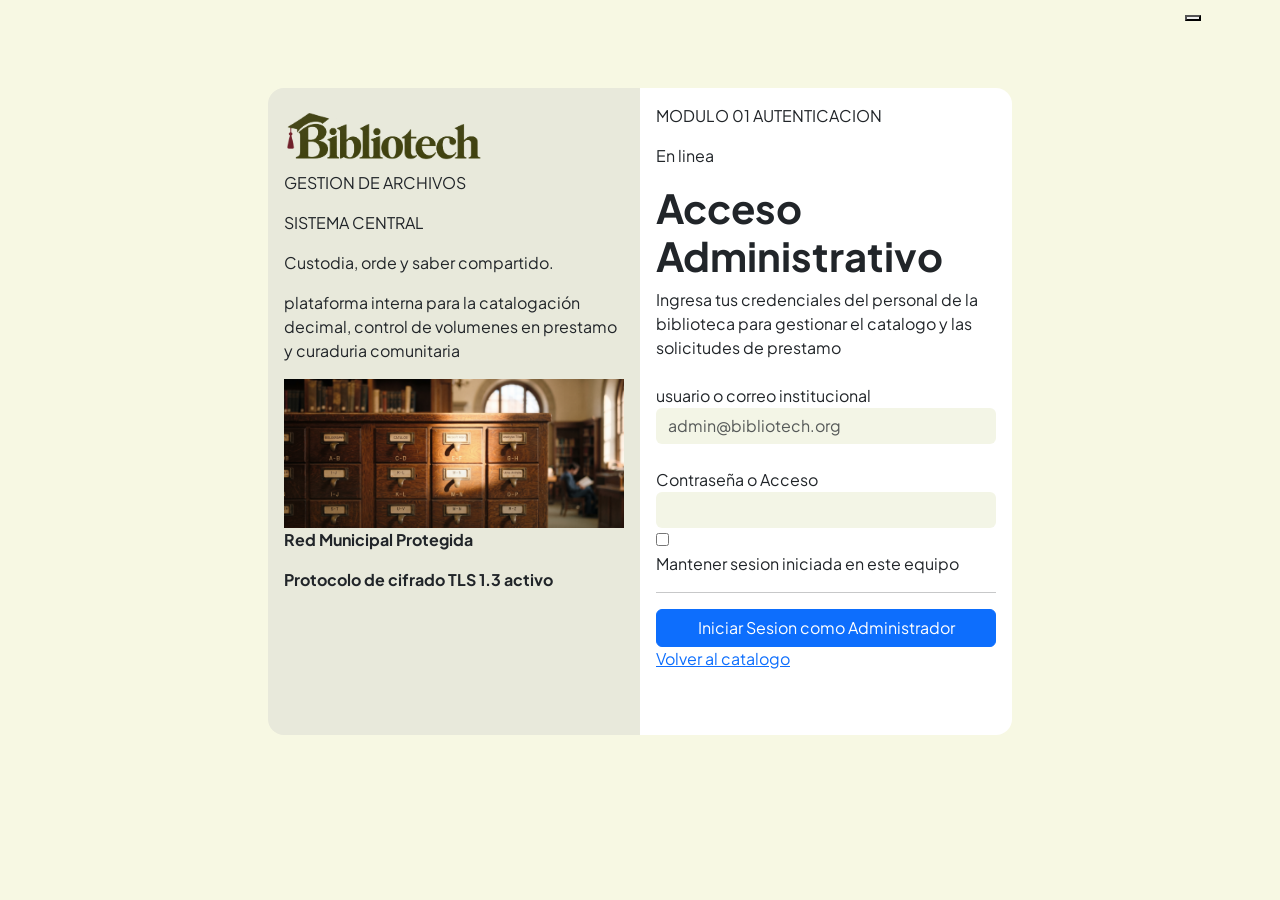
<file: pages/login.html>
<!doctype html>
<html lang="en">

<head>
    <meta charset="utf-8">
    <meta name="viewport" content="width=device-width, initial-scale=1">
    <title>Bootstrap demo</title>
    <link href="https://cdn.jsdelivr.net/npm/bootstrap@5.3.8/dist/css/bootstrap.min.css" rel="stylesheet"
        integrity="sha384-sRIl4kxILFvY47J16cr9ZwB07vP4J8+LH7qKQnuqkuIAvNWLzeN8tE5YBujZqJLB" crossorigin="anonymous">
    <link rel="stylesheet" href="https://cdn.jsdelivr.net/npm/bootstrap-icons@1.13.2/font/bootstrap-icons.min.css">
    <link rel="stylesheet" href="../css/login.css">
</head>
<header>
    <nav>
        <div class="container-fluid">
            <div class="row">
                <div class="offset-md-11 md-1">
                    <button id="botontema"></button>
                    </select>
                </div>
            </div>
        </div>
    </nav>
</header>

<body>

    <div class="container pt-3 pb-3">
        <div class="row g-0">
            <div class="col-md-4 offset-md-2 d-flex">
                <div class="card mt-5 h-100" id="leftcard">
                    <div class="card-body">
                        <div id="headleft">
                            <img src="../img/Logotipo Bibliotech con birrete y borla.png" alt="" id="bibliologo"
                                class="img-fluid">
                            <p>GESTION DE ARCHIVOS</p>
                            <p>SISTEMA CENTRAL</p>
                        </div>
                        <div>

                            <p>Custodia, orde y saber compartido.</p>
                            <p>plataforma interna para la catalogación decimal, control de volumenes en prestamo y
                                curaduria comunitaria</p>
                        </div>
                        <img src="../img/Gemini_Generated_Image_86yiuh86yiuh86yi.jpeg"
                            alt="fondo historico y Sala general" class="img-fluid">

                        <div>
                            <p><strong>Red Municipal Protegida</strong>
                            <p><strong>Protocolo de cifrado TLS 1.3 activo</strong></p>
                        </div>
                    </div>
                </div>
            </div>
            <div class="col-md-4 d-flex">
                <div class="card mt-5 h-100  " id="rightcard">
                    <div class="card-body">
                        <div>
                            <p>MODULO 01 AUTENTICACION</p>
                            <p>En linea</p>
                        </div>

                        <h1><strong>Acceso Administrativo</strong></h1>
                        <p>Ingresa tus credenciales del personal de la biblioteca para gestionar el catalogo y las
                            solicitudes de prestamo</p>
                        <form action="">
                            <div class="mt-4">
                                <label for="email">usuario o correo institucional</label>
                                <input type="email" class="form-control" id="email" placeholder="admin@bibliotech.org"
                                    required>
                            </div>
                            <div class="mt-4">
                                <label for="password">Contraseña o Acceso</label>
                                <input type="password" class="form-control" id="password" required>
                                <input type="checkbox">
                                <p>Mantener sesion iniciada en este equipo</p>
                            </div>
                            <hr>
                            <button type="button" onclick="login()" class="btn btn-primary w-100">Iniciar Sesion como
                                Administrador</button>
                        </form>
                        <div>
                            <a href="../index.html">Volver al catalogo</a>
                        </div>

                    </div>
                </div>
            </div>
        </div>
    </div>
    </header>
    <script src="../script.js"></script>
    <script src="https://cdn.jsdelivr.net/npm/bootstrap@5.3.8/dist/js/bootstrap.bundle.min.js"
        integrity="sha384-FKyoEForCGlyvwx9Hj09JcYn3nv7wiPVlz7YYwJrWVcXK/BmnVDxM+D2scQbITxI"
        crossorigin="anonymous"></script>
</body>

</html>
</file>
<file: css/login.css>
@import url('https://fonts.googleapis.com/css2?family=Merriweather:wght@400;700&family=Plus+Jakarta+Sans:wght@400;500;600;700&display=swap');

:root {
  /* Fuentes */
  --fuente-titulos: 'Merriweather', serif;
  --fuente-texto: 'Plus Jakarta Sans', sans-serif;

  /* Colores base del sistema */
  --color-primario: #6C6F4E;
  --color-secundario: #D6CE93;
  --color-terciario: #BB8588;
  --color-neutro: #23261D;

  /* Fondos */
  --fondo-general: #F7F8E3;        /* antes #F6F5E4 */
  --fondo-tarjetas: #FFFFFF;       /* antes #FCFBF3 */
  --fondo-panel-lateral: #E8E9DB;  /* antes #E9E8D9 */
  --fondo-inputs: #F3F5E6;         /* antes #EEEDE0 */
  --fondo-etiquetas: #F3F5E6;      /* antes #ECEBDA */
  --fondo-cajas-info: #EDEFE1;     /* nuevo: caja "Red Municipal Protegida" */
  --fondo-avisos: #F8F4DC;         /* antes #F6F0D6 */

  /* Textos */
  --texto-titulos: #1C1D15;
  --texto-parrafos: #46483C;
  --texto-secundario: #6A6C5C;
  --texto-placeholder: #8B8C7D;

  /* Botones */
  --boton-principal: #61643F;
  --boton-principal-texto: #FFFFFF;
  --boton-oscuro: #65602F;         /* antes #565B2B */
  --boton-alerta: #8F5B5F;

  /* Bordes y detalles */
  --borde: #DCDBCB;
  --indicador-activo: #5E6236;
}

body {
    background-color: #F7F8E3;
    font-family: var(--fuente-texto);
    color: var(--texto-parrafos);
}

 #leftcard {
    background-color: #E8E9DB;
    border: none;
  border-radius: 16px 0 0 16px;
 }
#headleft {
    font-family: var(--fuente-texto);

}
#bibliologo{
  width: 200px;
  
  border: none;

}
 #rightcard {
    background-color: #FFFFFF;
  border: none;
  border-radius: 0 16px 16px 0;
 }
.form-control {
  background-color: #F3F5E6;
  border: none;

}
</file>
